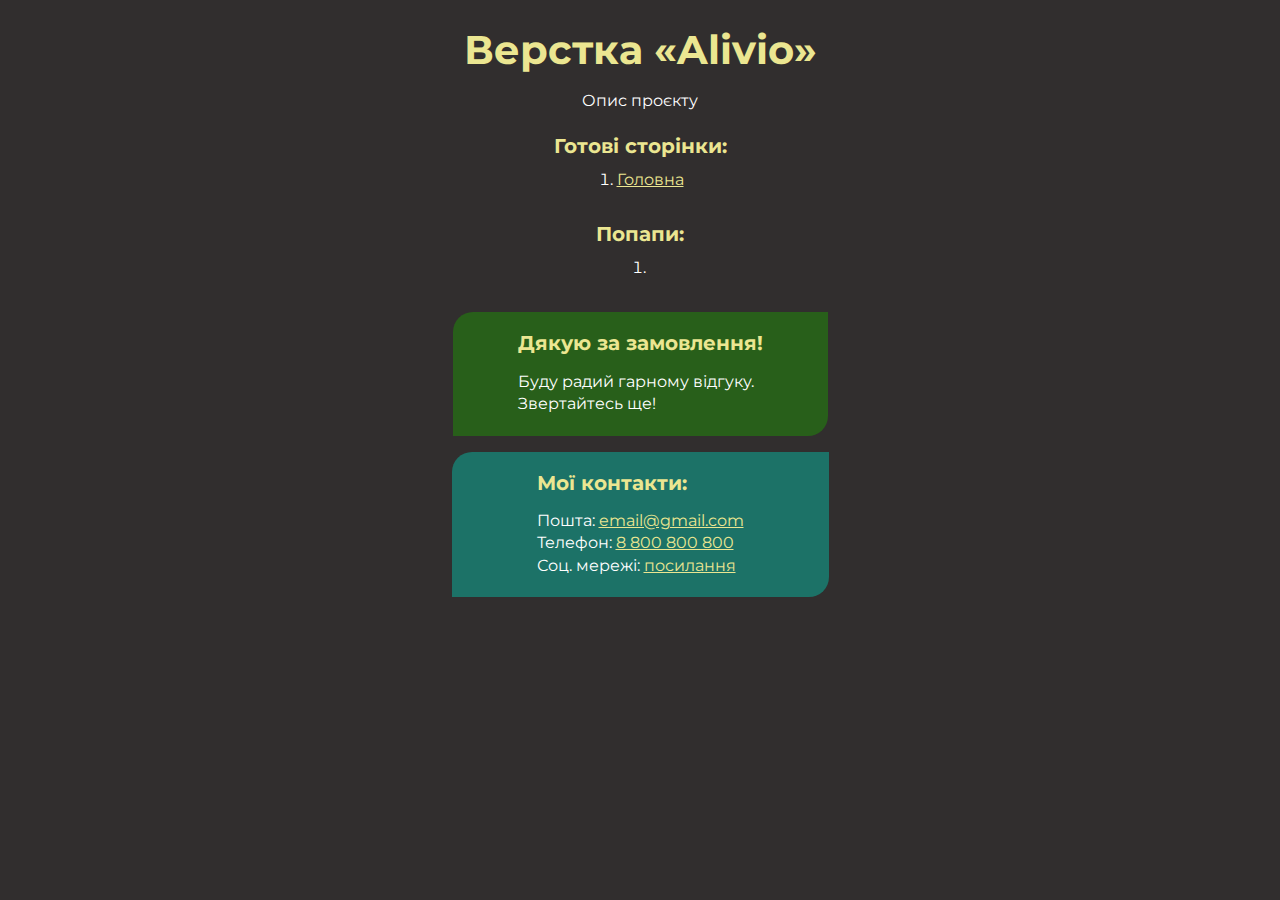
<file: index.html>
<!DOCTYPE html>
<html>

<head>
	<meta charset="UTF-8">
	<meta name="viewport" content="width=device-width, initial-scale=1.0">
	<title>Верстка «Alivio»</title>
</head>

<body>
	<div class="rootpage">
		<h1>Верстка «Alivio»</h1>
		<div class="rootpage__info">
			Опис проєкту
		</div>
		<h2>Готові сторінки:</h2>
		<ol class="rootpage__list">
			<li><a target="_blank" href="home.html">Головна</a></li>
		</ol>
		<h2>Попапи:</h2>
		<ol class="rootpage__list">
			<li><a target="_blank" href="home.html#"></a></li>
		</ol>
		<div class="rootpage__tnx">
			<h2>Дякую за замовлення!</h2>
			<p>Буду радий гарному відгуку.</p>
			<p>Звертайтесь ще!</p>
		</div>
		<div class="rootpage__contacts">
			<h2>Мої контакти:</h2>
			<p>Пошта: <a href="mailto:email@gmail.com">email@gmail.com</a></p>
			<p>Телефон: <a href="tel:8800800800">8 800 800 800</a></p>
			<p>Соц. мережі: <a href="">посилання</a></p>
		</div>
	</div>
</body>
<style>
	@charset "UTF-8";
	@import url("https://fonts.googleapis.com/css?family=Montserrat:regular,700&display=swap");

	*,
	*::before,
	*::after {
		padding: 0px;
		margin: 0px;
		border: 0px;
		box-sizing: border-box;
	}

	html,
	body {
		height: 100%;
		margin: 0;
		padding: 0;
		min-width: 320px;
		width: 100%;
		color: #fff;
		background-color: #312e2e;
	}

	body {
		font-family: Montserrat;
		font-size: 100%;
		line-height: 1;
		font-size: 1rem;
	}

	a {
		text-decoration: underline;
		color: #ebe691
	}

	a:visited {
		text-decoration: underline;
		color: #aaa768;
	}

	a:hover {
		text-decoration: none;
	}

	ul li {
		list-style: none;
	}

	img {
		vertical-align: top;
	}

	.wrapper {
		width: 100%;
		min-height: 100%;
		overflow: hidden;
	}

	.rootpage {
		padding: 30px;
		display: flex;
		flex-direction: column;
		align-items: center;
	}

	@media (max-width: 767px) {
		.rootpage {
			padding: 30px 15px;
		}
	}

	h1 {
		color: #ebe691;
		font-size: 2.5rem;
		margin: 0px 0px 1.25rem 0px;
	}

	@media (max-width: 767px) {
		h1 {
			font-size: 1.85rem;
			margin: 0px 0px 1.25rem 0px;
		}
	}

	h2 {
		color: #ebe691;
		font-size: 1.25rem;
		margin: 0px 0px 1rem 0px;
	}

	@media (max-width: 767px) {
		h2 {
			font-size: 1.125rem;
			margin: 0px 0px 1rem 0px;
		}
	}

	.rootpage__info {
		line-height: 140%;
		margin: 0px 0px 1.5rem 0px;
	}

	.rootpage__list {
		margin: 0px 0px 2.25rem 1.25rem;
	}

	.rootpage__list li:not(:last-child) {
		margin: 0px 0px 15px 0px;
	}

	.rootpage__contacts,
	.rootpage__tnx {
		border-radius: 20px 0px 20px 0px;
		padding: 20px 65px;
		line-height: 140%;
	}

	@media (max-width: 767px) {

		.rootpage__contacts,
		.rootpage__tnx {
			padding: 20px;
		}
	}

	.rootpage__contacts {
		background: #1c7267;
		padding: 20px 85px;

	}

	.rootpage__contacts a {
		color: #ebe691;
	}

	.rootpage__tnx {
		background: #285f1a;
		margin: 0px 0px 1rem 0px;
	}
</style>

</html>
</file>
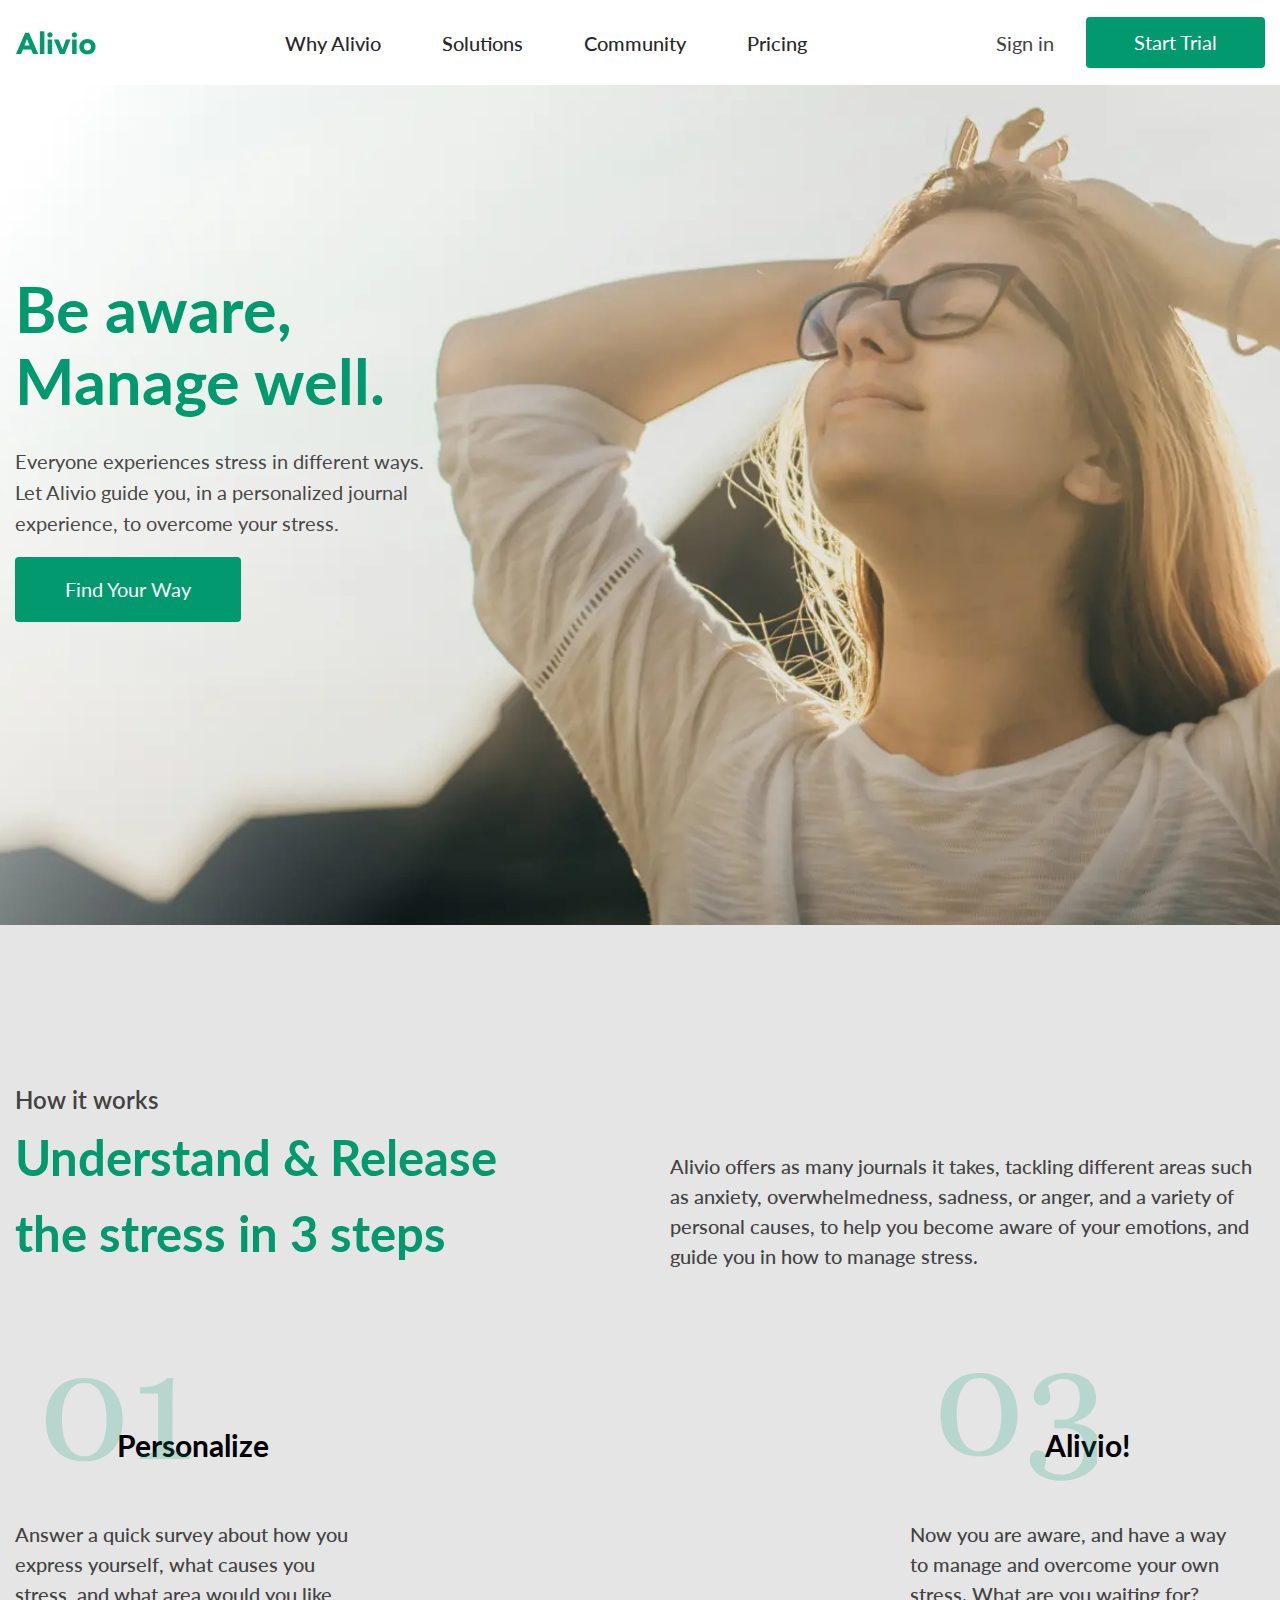
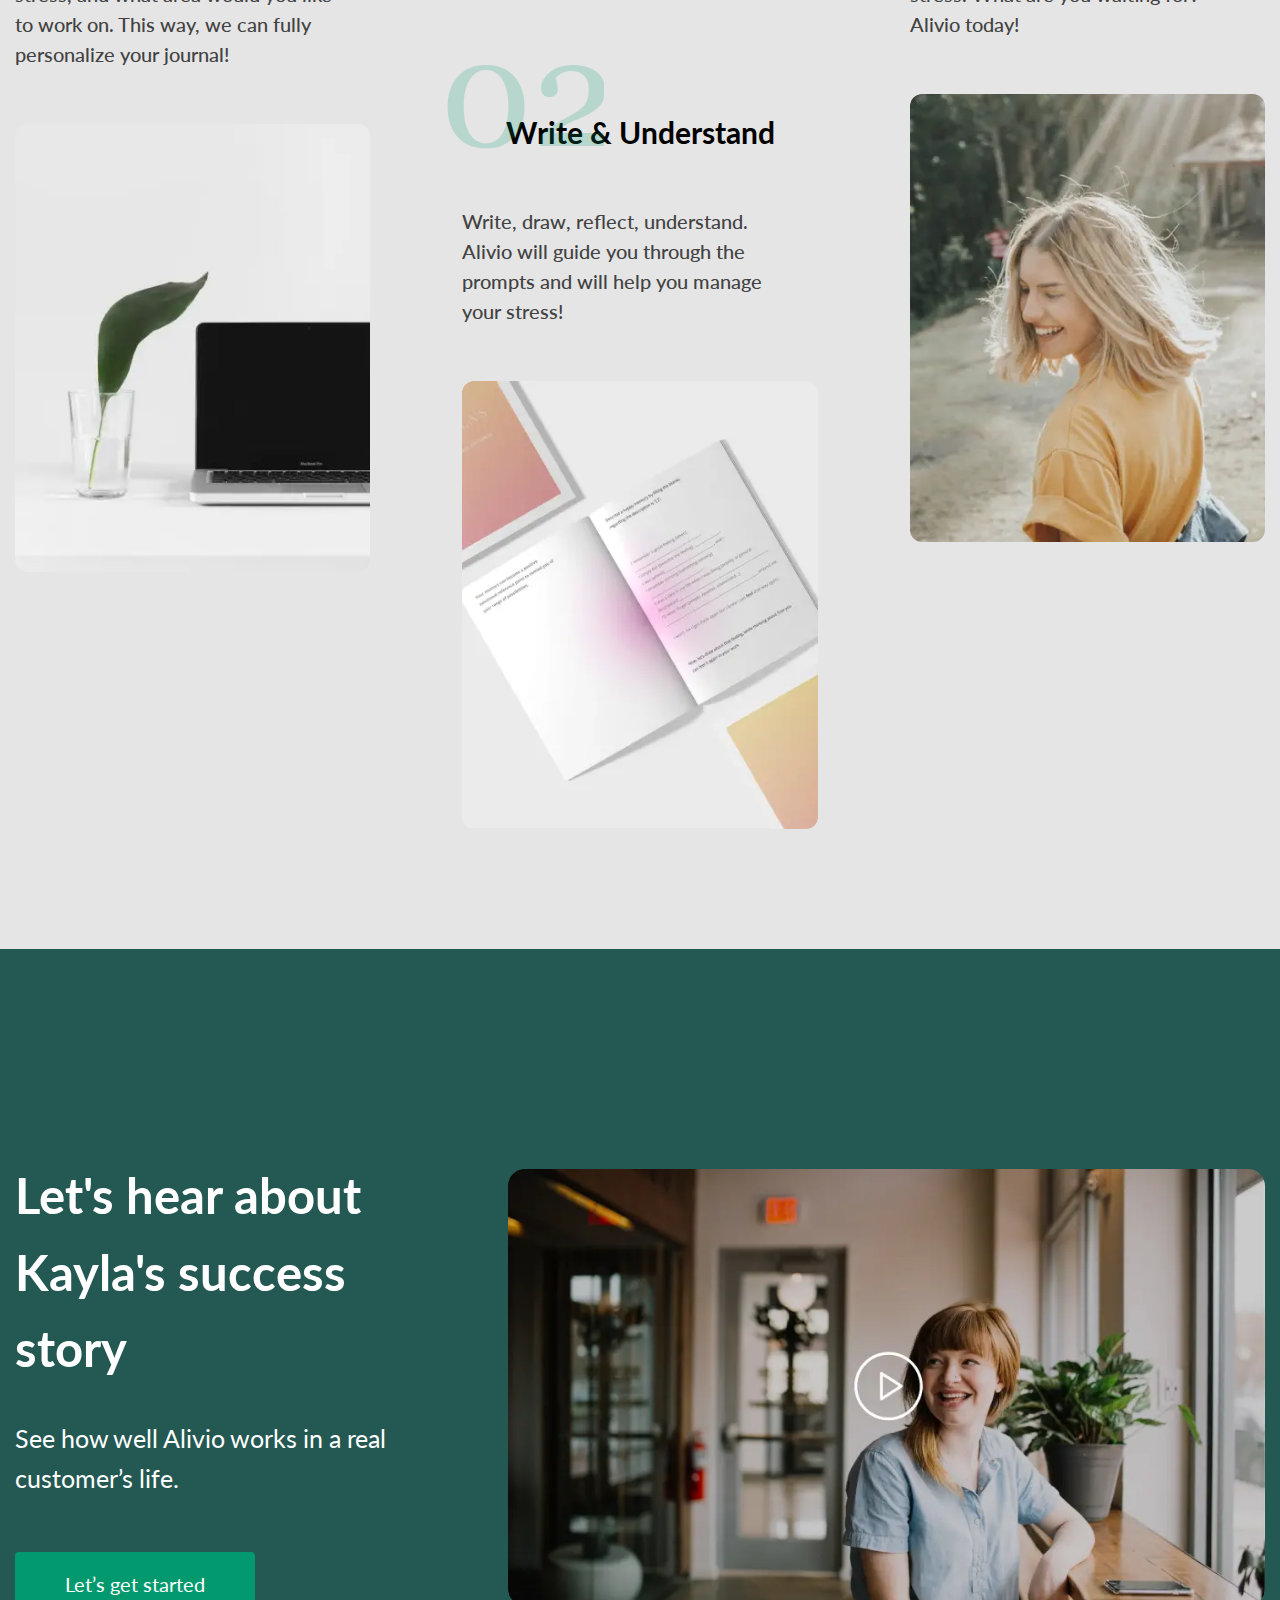
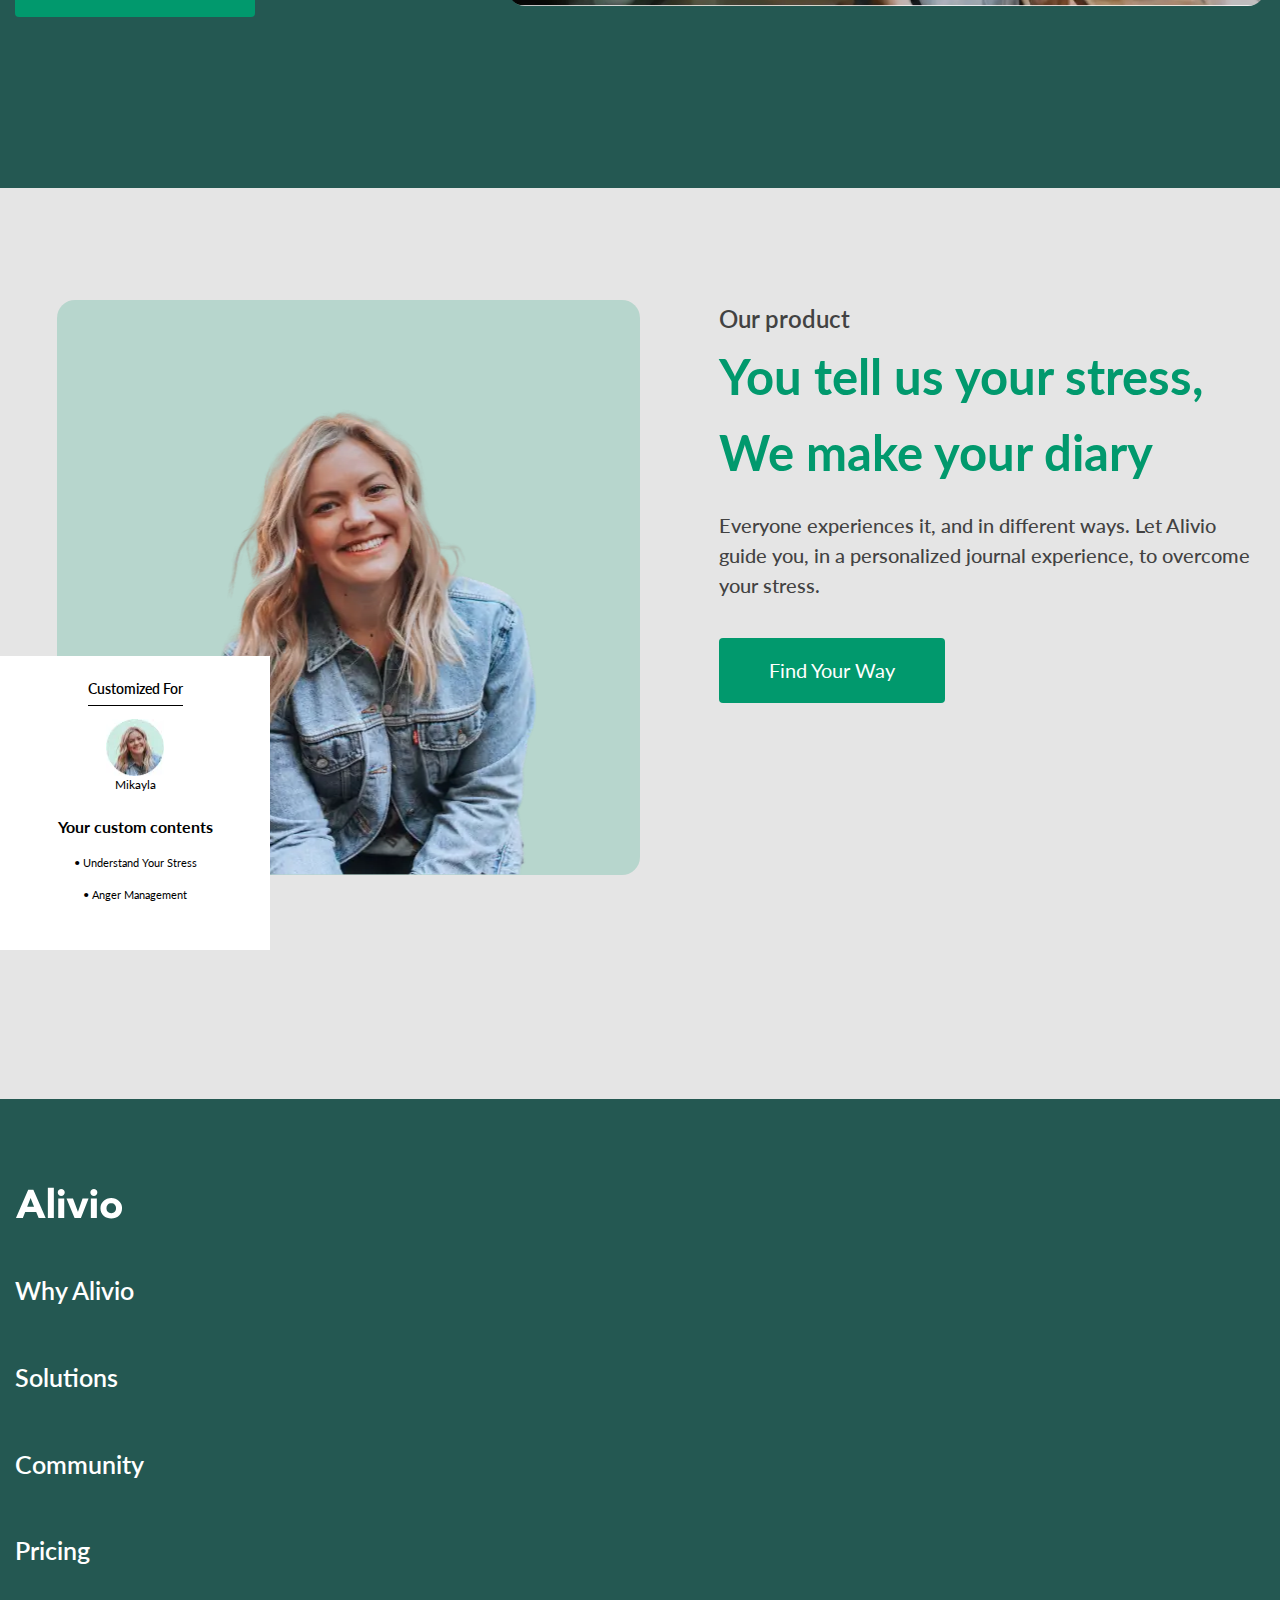
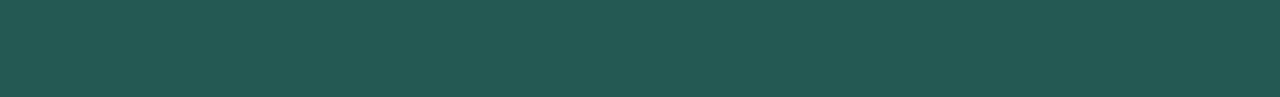
<file: home.html>
<!DOCTYPE html>
<html lang="en">

<head>
	<title>HomePage</title>
	<meta charset="UTF-8">
	<meta name="format-detection" content="telephone=no">
	<!-- <style>body{opacity: 0;}</style> -->
	<link rel="stylesheet" href="css/style.min.css?_v=20230214173539">
	<link rel="shortcut icon" href="favicon.ico">
	<!-- <meta name="robots" content="noindex, nofollow"> -->
	<meta name="viewport" content="width=device-width, initial-scale=1.0">
</head>

<body>
	<div class="wrapper">
		<header class="header">
			<div class="header__container">
				<a href="#" class="header__logo"><img src="img/logo/logo-header.svg" alt="Logotip"></a>
				<div class="header__menu menu">
					<nav class="menu__body">
						<ul class="menu__list">
							<li class="menu__item"><a href="#" class="menu__link">Why Alivio</a></li>
							<li class="menu__item"><a href="#" class="menu__link">Solutions</a></li>
							<li class="menu__item"><a href="#" class="menu__link">Community</a></li>
							<li class="menu__item"><a href="#" class="menu__link">Pricing</a></li>
						</ul>
					</nav>
				</div>
				<div class="header__actions actions-header">
					<button type="button" class="actions-header__button--bg-none">Sign in</button>
					<button type="button" class="actions-header__button button button--small">Start Trial</button>
					<button type="button" class="menu__icon icon-menu"><span></span></button>
				</div>
			</div>
		</header>
		<main class="page">
			<section class="page__main main">
				<div class="main__container">
					<div class="main__body body-main">
						<h1 class="body-main__title">Be aware, Manage well.</h1>
						<p class="body-main__text">Everyone experiences stress in different ways. Let Alivio guide you, in a personalized journal experience, to overcome your stress.</p>
						<button type="button" class="body-main__button button">Find Your Way</button>
					</div>
				</div>
			</section>
			<section class="page__how-it-works how-it-work">
				<div class="how-it-work__container">
					<div class="how-it-work__header header-how-it-work">
						<div class="header-how-it-work__heading">
							<p class="header-how-it-work__subtitle subtitle">How it works</p>
							<h2 class="header-how-it-work__title title">Understand & Release the stress in 3 steps</h2>
						</div>
						<p class="header-how-it-work__text text">Alivio offers as many journals it takes, tackling different areas such as anxiety, overwhelmedness, sadness,
							or anger, and a variety of personal causes, to help you become aware of your emotions, and guide you in how to manage stress.</p>
					</div>
					<div class="how-it-work__body body-how-it-work">
						<article class="body-how-it-work__item item-how">
							<h4 class="item-how__title item-how__title--01">Personalize</h4>
							<p class="item-how__text text">Answer a quick survey about how you express yourself, what causes you stress, and what area would you like to work on.
								This way, we can fully personalize your journal!</p>
							<div class="item-how__image">
								<picture><source srcset="img/how-it-work/01.webp" type="image/webp"><img src="img/how-it-work/01.png" alt="image"></picture>
							</div>
						</article>
						<article class="body-how-it-work__item item-how">
							<h4 class="item-how__title item-how__title--02">Write & Understand</h4>
							<p class="item-how__text text">Write, draw, reflect, understand. Alivio will guide you through the prompts and will help you manage your stress!</p>
							<div class="item-how__image">
								<picture><source srcset="img/how-it-work/02.webp" type="image/webp"><img src="img/how-it-work/02.png" alt="image"></picture>
							</div>
						</article>
						<article class="body-how-it-work__item item-how">
							<h4 class="item-how__title item-how__title--03">Alivio!</h4>
							<p class="item-how__text text">Now you are aware, and have a way to manage and overcome your own stress.
								What are you waiting for? Alivio today!</p>
							<div class="item-how__image">
								<picture><source srcset="img/how-it-work/03.webp" type="image/webp"><img src="img/how-it-work/03.png" alt="image"></picture>
							</div>
						</article>

					</div>
				</div>
			</section>
			<section class="page__story story">
				<div class="story__container">
					<div class="story__body">
						<div class="story__content">
							<h2 class="story__title title">Let's hear about Kayla's success story</h2>
							<p class="story__text">See how well Alivio works in a real customer’s life. </p>
							<button type="button" class="story__button button">Let’s get started</button>
						</div>
						<div class="story__media">
							<picture><source srcset="img/story/video.webp" type="image/webp"><img src="img/story/video.jpg" alt="Video"></picture>
						</div>
					</div>
				</div>
			</section>
			<section class="page__product product">
				<div class="product__container">
					<div class="product__image">
						<picture><source srcset="img/product/01.webp" type="image/webp"><img src="img/product/01.png" alt="image"></picture>
					</div>
					<div class="product__author author-product">
						<h4 class="author-product__subtitle">Customized For</h4>
						<picture><source srcset="img/product/ava.webp" type="image/webp"><img class="author-product__ava" src="img/product/ava.jpg" alt="Avatar"></picture>
						<p class="author-product__label">Mikayla</p>
						<h4 class="author-product__title">Your custom contents</h4>
						<ul class="author-product__list">
							<li class="author-product__item">• Understand Your Stress</li>
							<li class="author-product__item">• Anger Management</li>
						</ul>
					</div>
					<div class="product__content">
						<p class="product__subtitle subtitle">Our product</p>
						<h2 class="product__title title">You tell us your stress, We make your diary</h2>
						<p class="product__text text">Everyone experiences it, and in different ways. Let Alivio guide you, in a personalized journal experience,
							to overcome your stress.</p>
						<a href="#" class="product__button button">Find Your Way</a>
					</div>
				</div>
			</section>
		</main>
		<footer class="footer">
			<div class="footer__container">
				<a href="#" class="footer__logo"><img src="img/logo/logo-footer.svg" alt="Logotip"></a>
				<nav class="footer__menu menu-footer">
					<ul class="menu-footer__list">
						<li class="menu-footer__item"><a href="" class="menu-footer__link">Why Alivio</a></li>
						<li class="menu-footer__item"><a href="" class="menu-footer__link">Solutions</a></li>
						<li class="menu-footer__item"><a href="" class="menu-footer__link">Community</a></li>
						<li class="menu-footer__item"><a href="" class="menu-footer__link">Pricing</a></li>
					</ul>
				</nav>
			</div>
		</footer>
	</div>
	<script src="js/app.min.js?_v=20230214173539"></script>
</body>

</html>
</file>
<file: css/style.min.css>
@charset "UTF-8";@import url(https://fonts.googleapis.com/css?family=Lato:regular,700&display=swap);@import url(https://fonts.googleapis.com/css?family=Roboto+Serif:regular,700&display=swap);*{padding:0;margin:0;border:0}*,:after,:before{-webkit-box-sizing:border-box;box-sizing:border-box}body,html{height:100%;min-width:320px}body{color:#424242;line-height:1;font-family:Lato;font-size:1.25rem;-ms-text-size-adjust:100%;-moz-text-size-adjust:100%;-webkit-text-size-adjust:100%;-webkit-font-smoothing:antialiased;-moz-osx-font-smoothing:grayscale}button,input,textarea{font-family:Lato;font-size:inherit}button{cursor:pointer;color:inherit;background-color:inherit}a{color:inherit;text-decoration:none}ul li{list-style:none}img{vertical-align:top}h1,h2,h3,h4,h5,h6{font-weight:inherit;font-size:inherit}body{background-color:#e5e5e5}.lock body{overflow:hidden;-ms-touch-action:none;touch-action:none;-ms-scroll-chaining:none;overscroll-behavior:none}.wrapper{min-height:100%;display:-webkit-box;display:-ms-flexbox;display:flex;-webkit-box-orient:vertical;-webkit-box-direction:normal;-ms-flex-direction:column;flex-direction:column;overflow:hidden}@supports (overflow:clip){.wrapper{overflow:clip}}.wrapper>main{-webkit-box-flex:1;-ms-flex:1 1 auto;flex:1 1 auto}.wrapper>*{min-width:0}[class*=__container]{max-width:87.5rem;margin:0 auto;padding:0 .9375rem}.button{display:-webkit-inline-box;display:-ms-inline-flexbox;display:inline-flex;-webkit-box-pack:center;-ms-flex-pack:center;justify-content:center;-webkit-box-align:center;-ms-flex-align:center;align-items:center;-webkit-box-flex:0;-ms-flex:0 0 auto;flex:0 0 auto;padding:1.25rem 3.125rem;color:#fff;line-height:1.25;background-color:#01996d;border-radius:.25rem;-webkit-transition:background-color .3s ease 0s;-o-transition:background-color .3s ease 0s;transition:background-color .3s ease 0s}.button._fw{width:100%}.button--small{padding:.8125rem 3rem}[class*=-ibg]{position:relative}[class*=-ibg] img{position:absolute;width:100%;height:100%;top:0;left:0;-o-object-fit:cover;object-fit:cover}[class*=-ibg_contain] img{-o-object-fit:contain;object-fit:contain}.subtitle{font-weight:600;font-size:1.5rem;line-height:1.57}.title{font-weight:700;line-height:1.57;color:#01996d}.text{font-weight:500;line-height:1.5}.header{position:fixed;top:0;left:0;width:100%;background-color:#fff;z-index:50;padding:.625rem 0}.header__container{display:-webkit-box;display:-ms-flexbox;display:flex;-webkit-box-pack:justify;-ms-flex-pack:justify;justify-content:space-between;-webkit-box-align:center;-ms-flex-align:center;align-items:center;min-height:4.0625rem}.header__logo{position:relative;z-index:5}.menu{display:-webkit-box;display:-ms-flexbox;display:flex;-webkit-box-pack:center;-ms-flex-pack:center;justify-content:center;-webkit-box-flex:1;-ms-flex:1 1 auto;flex:1 1 auto;padding:0 .9375rem}.menu__list{display:-webkit-box;display:-ms-flexbox;display:flex;-ms-flex-wrap:wrap;flex-wrap:wrap;-webkit-box-align:center;-ms-flex-align:center;align-items:center;row-gap:.625rem}.menu__link{position:relative;font-weight:500;line-height:1.2;color:#292929;-webkit-transition:color .3s ease 0s;-o-transition:color .3s ease 0s;transition:color .3s ease 0s}.menu__link::before{content:"";position:absolute;left:0;bottom:-.1875rem;width:0;height:.125rem;background-color:#01996d;-webkit-transition:all .3s ease 0s;-o-transition:all .3s ease 0s;transition:all .3s ease 0s}.actions-header{display:-webkit-box;display:-ms-flexbox;display:flex;-webkit-box-pack:end;-ms-flex-pack:end;justify-content:flex-end;-webkit-box-align:center;-ms-flex-align:center;align-items:center;-webkit-box-flex:0;-ms-flex:0 0 auto;flex:0 0 auto}.actions-header__button{position:relative;z-index:5}.actions-header__button--bg-none{position:relative;-webkit-box-flex:0;-ms-flex:0 0 auto;flex:0 0 auto;-webkit-transition:color .3s ease 0s;-o-transition:color .3s ease 0s;transition:color .3s ease 0s}.actions-header__button--bg-none::before{content:"";position:absolute;left:0;bottom:-.1875rem;width:0;height:.125rem;background-color:#01996d;-webkit-transition:all .3s ease 0s;-o-transition:all .3s ease 0s;transition:all .3s ease 0s}.icon-menu{display:none}.footer{background-color:#245852}.footer__container{color:#fff}.footer__logo{display:inline-block}.menu-footer__list{display:-webkit-box;display:-ms-flexbox;display:flex;-webkit-box-orient:vertical;-webkit-box-direction:normal;-ms-flex-direction:column;flex-direction:column}.menu-footer__link{font-weight:600;font-size:1.5625rem;line-height:1.2;position:relative}.menu-footer__link::before{content:"";position:absolute;left:0;bottom:-.1875rem;width:0;height:.125rem;background-color:#fff;-webkit-transition:width .3s ease 0s;-o-transition:width .3s ease 0s;transition:width .3s ease 0s}.no-webp .main{background:url(../img/main/bg.jpg) center/cover no-repeat}.main{margin-top:5.3125rem}.body-main{width:26.875rem}.body-main__title{font-weight:700;line-height:1.13;color:#01996d}.body-main__title:not(:last-child){margin-bottom:1.875rem}.body-main__text{line-height:1.55;color:#484848}.body-main__text:not(:last-child){margin-bottom:1.125rem}.how-it-work{margin-bottom:3.125rem}.header-how-it-work{display:-webkit-box;display:-ms-flexbox;display:flex}.header-how-it-work__heading{-webkit-box-flex:0;-ms-flex:0 1 50%;flex:0 1 50%}.header-how-it-work__text{-webkit-box-flex:0;-ms-flex:0 1 50%;flex:0 1 50%;-ms-flex-item-align:end;align-self:flex-end;padding-left:1.875rem}.body-how-it-work{display:-ms-grid;display:grid;-ms-grid-columns:(1fr)[3];grid-template-columns:repeat(3,1fr)}.body-how-it-work__item:not(:last-child){margin-bottom:4.375rem}.body-how-it-work__item:nth-child(2n){margin-top:17.9375rem}.item-how{display:-webkit-box;display:-ms-flexbox;display:flex;-webkit-box-orient:vertical;-webkit-box-direction:normal;-ms-flex-direction:column;flex-direction:column}.item-how__title{position:relative;font-weight:700;font-size:1.875rem;line-height:1.5;color:#000;text-align:center}.item-how__title::before{content:"";position:absolute;width:9.8125rem;height:9.8125rem;color:rgba(1,153,109,.2)}.item-how__title--01::before{top:-2.8125rem;left:1.875rem;background:url(../img/how-it-work/number/01.svg) 0 0 no-repeat}.item-how__title--02::before{top:-2.8125rem;left:-.9375rem;background:url(../img/how-it-work/number/02.svg) 0 0 no-repeat}.item-how__title--03::before{top:-3.125rem;left:1.875rem;background:url(../img/how-it-work/number/03.svg) 0 0 no-repeat}.item-how__text{width:95%}.item-how__image{border-radius:.75rem;overflow:hidden}.item-how__image img{width:100%}.story{background-color:#245852}.story__container{max-width:94.1875rem}.story__body{display:-webkit-box;display:-ms-flexbox;display:flex;-webkit-box-align:center;-ms-flex-align:center;align-items:center;gap:1.875rem}.story__title{width:90%;color:#fff}.story__title:not(:last-child){margin-bottom:2.0625rem}.story__text{font-size:1.5625rem;line-height:1.57;color:#fff}.story__media{-webkit-box-flex:0;-ms-flex:0 0 60.6%;flex:0 0 60.6%;border-radius:1.0625rem;overflow:hidden}.story__media img{width:100%}.product__container{position:relative;display:-webkit-box;display:-ms-flexbox;display:flex}.product__image{position:relative;-webkit-box-flex:0;-ms-flex:0 0 46.58%;flex:0 0 46.58%;min-height:35.9375rem;background-color:rgba(1,153,109,.2);border-radius:1.125rem}.product__image img{position:absolute;left:50%;-webkit-transform:translate(-50%);-ms-transform:translate(-50%);transform:translate(-50%);bottom:0;-o-object-fit:contain;object-fit:contain}.product__title:not(:last-child){margin-bottom:1.25rem}.author-product{position:absolute;width:21.1%;height:51%;bottom:-13%;left:0;background-color:#fff;display:-webkit-box;display:-ms-flexbox;display:flex;-webkit-box-orient:vertical;-webkit-box-direction:normal;-ms-flex-direction:column;flex-direction:column;text-align:center;line-height:1.57;color:#000;padding:1.375rem}.author-product__subtitle{display:-webkit-inline-box;display:-ms-inline-flexbox;display:inline-flex;margin:0 auto;padding-bottom:.3125rem;font-weight:600;font-size:.875rem;border-bottom:.0625rem solid #000}.author-product__ava{margin:0 auto;width:3.59375rem;height:3.59375rem}.author-product__label{font-size:.75rem}.author-product__title{font-weight:700;font-size:1rem}.author-product__item{font-size:.6875rem}@media (min-width:87.5em){.title{font-size:3.125rem}.menu__list{-webkit-column-gap:4.5rem;-moz-column-gap:4.5rem;column-gap:4.5rem}.actions-header{gap:2.1875rem}.footer{padding-top:5.9375rem}.footer{padding-bottom:9rem}.footer__logo:not(:last-child){margin-bottom:3.75rem}.menu-footer__list{gap:3.75rem}.main{margin-bottom:10.5625rem}.main{padding-top:12.9375rem}.main{padding-bottom:21rem}.body-main__title{font-size:4.0625rem}.header-how-it-work:not(:last-child){margin-bottom:10rem}.header-how-it-work__heading{padding-right:6.875rem}.body-how-it-work{-webkit-column-gap:6.25rem;-moz-column-gap:6.25rem;column-gap:6.25rem}.item-how__title:not(:last-child){margin-bottom:3.4375rem}.item-how__text:not(:last-child){margin-bottom:3.75rem}.story{margin-bottom:7.5rem}.story__body{padding-top:14.3125rem}.story__body{padding-bottom:11.6875rem}.story__text:not(:last-child){margin-bottom:3.5625rem}.product{margin-bottom:15.125rem}.product__container{gap:5.375rem}.product__image{margin-left:3.75rem}.product__text:not(:last-child){margin-bottom:2.5rem}.author-product__subtitle:not(:last-child){margin-bottom:.8125rem}.author-product__ava:not(:last-child){margin-bottom:.6875rem}.author-product__label:not(:last-child){margin-bottom:1.25rem}.author-product__title:not(:last-child){margin-bottom:1rem}.author-product__item:not(:last-child){margin-bottom:1rem}}@media (max-width:75em){.story__body{-webkit-box-orient:vertical;-webkit-box-direction:normal;-ms-flex-direction:column;flex-direction:column}.story__media{-webkit-box-flex:0;-ms-flex:0 0 100%;flex:0 0 100%}}@media (max-width:62em){.header-how-it-work__heading{padding-right:.0000000625rem}.product__image{margin-left:.0000000625rem}}@media (max-width:48em){.menu__list{-webkit-column-gap:.9375rem;-moz-column-gap:.9375rem;column-gap:.9375rem}}@media (max-width:20em){.title{font-size:2.375rem}.actions-header{gap:.625rem}.footer{padding-top:1.875rem}.footer{padding-bottom:1.875rem}.footer__logo:not(:last-child){margin-bottom:1.875rem}.menu-footer__list{gap:1.875rem}.main{margin-bottom:3.125rem}.main{padding-top:2.5rem}.main{padding-bottom:2.5rem}.body-main__title{font-size:3rem}.header-how-it-work:not(:last-child){margin-bottom:5rem}.body-how-it-work{-webkit-column-gap:1.875rem;-moz-column-gap:1.875rem;column-gap:1.875rem}.item-how__title:not(:last-child){margin-bottom:1.25rem}.item-how__text:not(:last-child){margin-bottom:1.25rem}.story{margin-bottom:3.125rem}.story__body{padding-top:2.5rem}.story__body{padding-bottom:2.5rem}.story__text:not(:last-child){margin-bottom:1.875rem}.product{margin-bottom:5rem}.product__container{gap:1.875rem}.product__text:not(:last-child){margin-bottom:1.25rem}.author-product__subtitle:not(:last-child){margin-bottom:.375rem}.author-product__ava:not(:last-child){margin-bottom:.3125rem}.author-product__label:not(:last-child){margin-bottom:.5rem}.author-product__title:not(:last-child){margin-bottom:.4375rem}.author-product__item:not(:last-child){margin-bottom:.4375rem}}@media (max-width:61.99875em){.body-how-it-work{-ms-grid-columns:(1fr)[2];grid-template-columns:repeat(2,1fr)}.story__title{width:100%}.product__container{-webkit-box-orient:vertical;-webkit-box-direction:reverse;-ms-flex-direction:column-reverse;flex-direction:column-reverse}.product__image{-webkit-box-flex:0;-ms-flex:0 0 100%;flex:0 0 100%}.author-product{width:30%;height:30%}}@media (max-width:47.99875em){.menu__body{position:fixed;display:-webkit-box;display:-ms-flexbox;display:flex;-webkit-box-orient:vertical;-webkit-box-direction:normal;-ms-flex-direction:column;flex-direction:column;-webkit-box-align:center;-ms-flex-align:center;align-items:center;gap:1.875rem;width:100%;height:100%;left:0;top:-100%;overflow:auto;background-color:#01996d;padding:6.875rem .625rem 1.875rem .625rem;-webkit-transition:top .3s ease 0s;-o-transition:top .3s ease 0s;transition:top .3s ease 0s}.menu__body::before{content:"";position:fixed;top:-100%;left:0;width:100%;height:5.625rem;background-color:#245852;z-index:2;-webkit-transition:top .3s ease 0s;-o-transition:top .3s ease 0s;transition:top .3s ease 0s}.menu-open .menu__body{top:0}.menu-open .menu__body::before{top:0}.menu__list{-webkit-box-orient:vertical;-webkit-box-direction:normal;-ms-flex-direction:column;flex-direction:column;text-align:center;row-gap:1.875rem}.menu__link{font-size:1.875rem;color:#fff}.menu__link::before{background-color:#fff}.actions-header__button{padding:.5rem 1.25rem}.menu-open .actions-header__button--bg-none{color:#fff}.menu-open .actions-header__button--bg-none::before{background-color:#fff}.icon-menu{display:-webkit-inline-box;display:-ms-inline-flexbox;display:inline-flex;position:relative;-webkit-box-flex:0;-ms-flex:0 0 1.875rem;flex:0 0 1.875rem;width:1.875rem;height:1.125rem;z-index:5}.icon-menu span,.icon-menu::after,.icon-menu::before{content:"";-webkit-transition:all .3s ease 0s;-o-transition:all .3s ease 0s;transition:all .3s ease 0s;right:0;position:absolute;width:100%;height:.125rem;background-color:#424242}.icon-menu::before{top:0}.icon-menu::after{bottom:0}.icon-menu span{top:calc(50% - .0625rem)}.menu-open .icon-menu span{width:0}.menu-open .icon-menu::after,.menu-open .icon-menu::before{background-color:#fff}.menu-open .icon-menu::before{top:calc(50% - .0625rem);-webkit-transform:rotate(-45deg);-ms-transform:rotate(-45deg);transform:rotate(-45deg)}.menu-open .icon-menu::after{bottom:calc(50% - .0625rem);-webkit-transform:rotate(45deg);-ms-transform:rotate(45deg);transform:rotate(45deg)}.menu-footer__link{font-size:1.875rem}.header-how-it-work{-webkit-box-orient:vertical;-webkit-box-direction:normal;-ms-flex-direction:column;flex-direction:column}.header-how-it-work__heading{-webkit-box-flex:0;-ms-flex:0 1 100%;flex:0 1 100%}.header-how-it-work__text{-webkit-box-flex:0;-ms-flex:0 1 100%;flex:0 1 100%;padding-left:0}.body-how-it-work{-ms-grid-columns:1fr;grid-template-columns:1fr}.body-how-it-work__item:nth-child(2n){margin-top:0}.item-how__title--01::before{left:35%}.item-how__title--02::before{left:35%}.item-how__title--03::before{left:35%}.item-how__text{width:100%}.author-product{width:40%;bottom:-3%}}@media (any-hover:hover) and (max-width:47.99875em){.menu__link:hover{color:#fff}.menu-open .actions-header__button--bg-none:hover{color:#fff}}@media (max-width:47.99875em) and (any-hover:none){.icon-menu{cursor:default}}@media (max-width:39.375em){.body-main{width:21.875rem}}@media (max-width:29.99875em){.header__logo{width:1.5rem;overflow:hidden}.menu{padding:0}.body-main{width:100%;text-align:center;-webkit-box-align:center;-ms-flex-align:center;align-items:center}.body-main__button{width:100%}.story__button{width:100%}.product__button{width:100%}.author-product{width:93%;height:auto;padding:.625rem;left:50%;bottom:-5%;-webkit-transform:translate(-50%);-ms-transform:translate(-50%);transform:translate(-50%)}}@media (max-width:26.25em){.product__image img{width:100%}.product__image{min-height:28.125rem}}@media (min-width:20em) and (max-width:87.5em){@supports (font-size:clamp(2.375rem ,2.1527777778rem + 1.1111111111vw ,3.125rem)){.title{font-size:clamp(2.375rem ,2.1527777778rem + 1.1111111111vw ,3.125rem)}}@supports not (font-size:clamp(2.375rem ,2.1527777778rem + 1.1111111111vw ,3.125rem)){.title{font-size:calc(2.375rem + .75 * (100vw - 20rem)/ 67.5)}}@supports (gap:clamp(0.625rem ,0.162037037rem + 2.3148148148vw ,2.1875rem)){.actions-header{gap:clamp(.625rem ,.162037037rem + 2.3148148148vw ,2.1875rem)}}@supports not (gap:clamp(0.625rem ,0.162037037rem + 2.3148148148vw ,2.1875rem)){.actions-header{gap:calc(.625rem + 1.5625 * (100vw - 20rem)/ 67.5)}}@supports (padding-top:clamp(1.875rem ,0.6712962963rem + 6.0185185185vw ,5.9375rem)){.footer{padding-top:clamp(1.875rem ,.6712962963rem + 6.0185185185vw ,5.9375rem)}}@supports not (padding-top:clamp(1.875rem ,0.6712962963rem + 6.0185185185vw ,5.9375rem)){.footer{padding-top:calc(1.875rem + 4.0625 * (100vw - 20rem)/ 67.5)}}@supports (padding-bottom:clamp(1.875rem ,-0.2361111111rem + 10.5555555556vw ,9rem)){.footer{padding-bottom:clamp(1.875rem ,-.2361111111rem + 10.5555555556vw ,9rem)}}@supports not (padding-bottom:clamp(1.875rem ,-0.2361111111rem + 10.5555555556vw ,9rem)){.footer{padding-bottom:calc(1.875rem + 7.125 * (100vw - 20rem)/ 67.5)}}@supports (margin-bottom:clamp(1.875rem ,1.3194444444rem + 2.7777777778vw ,3.75rem)){.footer__logo:not(:last-child){margin-bottom:clamp(1.875rem ,1.3194444444rem + 2.7777777778vw ,3.75rem)}}@supports not (margin-bottom:clamp(1.875rem ,1.3194444444rem + 2.7777777778vw ,3.75rem)){.footer__logo:not(:last-child){margin-bottom:calc(1.875rem + 1.875 * (100vw - 20rem)/ 67.5)}}@supports (gap:clamp(1.875rem ,1.3194444444rem + 2.7777777778vw ,3.75rem)){.menu-footer__list{gap:clamp(1.875rem ,1.3194444444rem + 2.7777777778vw ,3.75rem)}}@supports not (gap:clamp(1.875rem ,1.3194444444rem + 2.7777777778vw ,3.75rem)){.menu-footer__list{gap:calc(1.875rem + 1.875 * (100vw - 20rem)/ 67.5)}}@supports (margin-bottom:clamp(3.125rem ,0.9212962963rem + 11.0185185185vw ,10.5625rem)){.main{margin-bottom:clamp(3.125rem ,.9212962963rem + 11.0185185185vw ,10.5625rem)}}@supports not (margin-bottom:clamp(3.125rem ,0.9212962963rem + 11.0185185185vw ,10.5625rem)){.main{margin-bottom:calc(3.125rem + 7.4375 * (100vw - 20rem)/ 67.5)}}@supports (padding-top:clamp(2.5rem ,-0.5925925926rem + 15.462962963vw ,12.9375rem)){.main{padding-top:clamp(2.5rem ,-.5925925926rem + 15.462962963vw ,12.9375rem)}}@supports not (padding-top:clamp(2.5rem ,-0.5925925926rem + 15.462962963vw ,12.9375rem)){.main{padding-top:calc(2.5rem + 10.4375 * (100vw - 20rem)/ 67.5)}}@supports (padding-bottom:clamp(2.5rem ,-2.9814814815rem + 27.4074074074vw ,21rem)){.main{padding-bottom:clamp(2.5rem ,-2.9814814815rem + 27.4074074074vw ,21rem)}}@supports not (padding-bottom:clamp(2.5rem ,-2.9814814815rem + 27.4074074074vw ,21rem)){.main{padding-bottom:calc(2.5rem + 18.5 * (100vw - 20rem)/ 67.5)}}@supports (font-size:clamp(3rem ,2.6851851852rem + 1.5740740741vw ,4.0625rem)){.body-main__title{font-size:clamp(3rem ,2.6851851852rem + 1.5740740741vw ,4.0625rem)}}@supports not (font-size:clamp(3rem ,2.6851851852rem + 1.5740740741vw ,4.0625rem)){.body-main__title{font-size:calc(3rem + 1.0625 * (100vw - 20rem)/ 67.5)}}@supports (margin-bottom:clamp(5rem ,3.5185185185rem + 7.4074074074vw ,10rem)){.header-how-it-work:not(:last-child){margin-bottom:clamp(5rem ,3.5185185185rem + 7.4074074074vw ,10rem)}}@supports not (margin-bottom:clamp(5rem ,3.5185185185rem + 7.4074074074vw ,10rem)){.header-how-it-work:not(:last-child){margin-bottom:calc(5rem + 5 * (100vw - 20rem)/ 67.5)}}@supports ((-moz-column-gap:clamp(1.875rem ,0.5787037037rem + 6.4814814815vw ,6.25rem)) or (column-gap:clamp(1.875rem ,0.5787037037rem + 6.4814814815vw ,6.25rem))){.body-how-it-work{-webkit-column-gap:clamp(1.875rem ,.5787037037rem + 6.4814814815vw ,6.25rem);-moz-column-gap:clamp(1.875rem ,.5787037037rem + 6.4814814815vw ,6.25rem);column-gap:clamp(1.875rem ,.5787037037rem + 6.4814814815vw ,6.25rem)}}@supports not ((-moz-column-gap:clamp(1.875rem ,0.5787037037rem + 6.4814814815vw ,6.25rem)) or (column-gap:clamp(1.875rem ,0.5787037037rem + 6.4814814815vw ,6.25rem))){.body-how-it-work{-webkit-column-gap:calc(1.875rem + 4.375 * (100vw - 20rem)/ 67.5);-moz-column-gap:calc(1.875rem + 4.375 * (100vw - 20rem)/ 67.5);column-gap:calc(1.875rem + 4.375 * (100vw - 20rem)/ 67.5)}}@supports (margin-bottom:clamp(1.25rem ,0.6018518519rem + 3.2407407407vw ,3.4375rem)){.item-how__title:not(:last-child){margin-bottom:clamp(1.25rem ,.6018518519rem + 3.2407407407vw ,3.4375rem)}}@supports not (margin-bottom:clamp(1.25rem ,0.6018518519rem + 3.2407407407vw ,3.4375rem)){.item-how__title:not(:last-child){margin-bottom:calc(1.25rem + 2.1875 * (100vw - 20rem)/ 67.5)}}@supports (margin-bottom:clamp(1.25rem ,0.5092592593rem + 3.7037037037vw ,3.75rem)){.item-how__text:not(:last-child){margin-bottom:clamp(1.25rem ,.5092592593rem + 3.7037037037vw ,3.75rem)}}@supports not (margin-bottom:clamp(1.25rem ,0.5092592593rem + 3.7037037037vw ,3.75rem)){.item-how__text:not(:last-child){margin-bottom:calc(1.25rem + 2.5 * (100vw - 20rem)/ 67.5)}}@supports (margin-bottom:clamp(3.125rem ,1.8287037037rem + 6.4814814815vw ,7.5rem)){.story{margin-bottom:clamp(3.125rem ,1.8287037037rem + 6.4814814815vw ,7.5rem)}}@supports not (margin-bottom:clamp(3.125rem ,1.8287037037rem + 6.4814814815vw ,7.5rem)){.story{margin-bottom:calc(3.125rem + 4.375 * (100vw - 20rem)/ 67.5)}}@supports (padding-top:clamp(2.5rem ,-1rem + 17.5vw ,14.3125rem)){.story__body{padding-top:clamp(2.5rem ,-1rem + 17.5vw ,14.3125rem)}}@supports not (padding-top:clamp(2.5rem ,-1rem + 17.5vw ,14.3125rem)){.story__body{padding-top:calc(2.5rem + 11.8125 * (100vw - 20rem)/ 67.5)}}@supports (padding-bottom:clamp(2.5rem ,-0.2222222222rem + 13.6111111111vw ,11.6875rem)){.story__body{padding-bottom:clamp(2.5rem ,-.2222222222rem + 13.6111111111vw ,11.6875rem)}}@supports not (padding-bottom:clamp(2.5rem ,-0.2222222222rem + 13.6111111111vw ,11.6875rem)){.story__body{padding-bottom:calc(2.5rem + 9.1875 * (100vw - 20rem)/ 67.5)}}@supports (margin-bottom:clamp(1.875rem ,1.375rem + 2.5vw ,3.5625rem)){.story__text:not(:last-child){margin-bottom:clamp(1.875rem ,1.375rem + 2.5vw ,3.5625rem)}}@supports not (margin-bottom:clamp(1.875rem ,1.375rem + 2.5vw ,3.5625rem)){.story__text:not(:last-child){margin-bottom:calc(1.875rem + 1.6875 * (100vw - 20rem)/ 67.5)}}@supports (margin-bottom:clamp(5rem ,2rem + 15vw ,15.125rem)){.product{margin-bottom:clamp(5rem ,2rem + 15vw ,15.125rem)}}@supports not (margin-bottom:clamp(5rem ,2rem + 15vw ,15.125rem)){.product{margin-bottom:calc(5rem + 10.125 * (100vw - 20rem)/ 67.5)}}@supports (gap:clamp(1.875rem ,0.837962963rem + 5.1851851852vw ,5.375rem)){.product__container{gap:clamp(1.875rem ,.837962963rem + 5.1851851852vw ,5.375rem)}}@supports not (gap:clamp(1.875rem ,0.837962963rem + 5.1851851852vw ,5.375rem)){.product__container{gap:calc(1.875rem + 3.5 * (100vw - 20rem)/ 67.5)}}@supports (margin-bottom:clamp(1.25rem ,0.8796296296rem + 1.8518518519vw ,2.5rem)){.product__text:not(:last-child){margin-bottom:clamp(1.25rem ,.8796296296rem + 1.8518518519vw ,2.5rem)}}@supports not (margin-bottom:clamp(1.25rem ,0.8796296296rem + 1.8518518519vw ,2.5rem)){.product__text:not(:last-child){margin-bottom:calc(1.25rem + 1.25 * (100vw - 20rem)/ 67.5)}}@supports (margin-bottom:clamp(0.375rem ,0.2453703704rem + 0.6481481481vw ,0.8125rem)){.author-product__subtitle:not(:last-child){margin-bottom:clamp(.375rem ,.2453703704rem + .6481481481vw ,.8125rem)}}@supports not (margin-bottom:clamp(0.375rem ,0.2453703704rem + 0.6481481481vw ,0.8125rem)){.author-product__subtitle:not(:last-child){margin-bottom:calc(.375rem + .4375 * (100vw - 20rem)/ 67.5)}}@supports (margin-bottom:clamp(0.3125rem ,0.2013888889rem + 0.5555555556vw ,0.6875rem)){.author-product__ava:not(:last-child){margin-bottom:clamp(.3125rem ,.2013888889rem + .5555555556vw ,.6875rem)}}@supports not (margin-bottom:clamp(0.3125rem ,0.2013888889rem + 0.5555555556vw ,0.6875rem)){.author-product__ava:not(:last-child){margin-bottom:calc(.3125rem + .375 * (100vw - 20rem)/ 67.5)}}@supports (margin-bottom:clamp(0.5rem ,0.2777777778rem + 1.1111111111vw ,1.25rem)){.author-product__label:not(:last-child){margin-bottom:clamp(.5rem ,.2777777778rem + 1.1111111111vw ,1.25rem)}}@supports not (margin-bottom:clamp(0.5rem ,0.2777777778rem + 1.1111111111vw ,1.25rem)){.author-product__label:not(:last-child){margin-bottom:calc(.5rem + .75 * (100vw - 20rem)/ 67.5)}}@supports (margin-bottom:clamp(0.4375rem ,0.2708333333rem + 0.8333333333vw ,1rem)){.author-product__title:not(:last-child){margin-bottom:clamp(.4375rem ,.2708333333rem + .8333333333vw ,1rem)}}@supports not (margin-bottom:clamp(0.4375rem ,0.2708333333rem + 0.8333333333vw ,1rem)){.author-product__title:not(:last-child){margin-bottom:calc(.4375rem + .5625 * (100vw - 20rem)/ 67.5)}}@supports (margin-bottom:clamp(0.4375rem ,0.2708333333rem + 0.8333333333vw ,1rem)){.author-product__item:not(:last-child){margin-bottom:clamp(.4375rem ,.2708333333rem + .8333333333vw ,1rem)}}@supports not (margin-bottom:clamp(0.4375rem ,0.2708333333rem + 0.8333333333vw ,1rem)){.author-product__item:not(:last-child){margin-bottom:calc(.4375rem + .5625 * (100vw - 20rem)/ 67.5)}}}@media (min-width:48em) and (max-width:87.5em){@supports ((-moz-column-gap:clamp(0.9375rem ,-3.3916139241rem + 9.0189873418vw ,4.5rem)) or (column-gap:clamp(0.9375rem ,-3.3916139241rem + 9.0189873418vw ,4.5rem))){.menu__list{-webkit-column-gap:clamp(.9375rem ,-3.3916139241rem + 9.0189873418vw ,4.5rem);-moz-column-gap:clamp(.9375rem ,-3.3916139241rem + 9.0189873418vw ,4.5rem);column-gap:clamp(.9375rem ,-3.3916139241rem + 9.0189873418vw ,4.5rem)}}@supports not ((-moz-column-gap:clamp(0.9375rem ,-3.3916139241rem + 9.0189873418vw ,4.5rem)) or (column-gap:clamp(0.9375rem ,-3.3916139241rem + 9.0189873418vw ,4.5rem))){.menu__list{-webkit-column-gap:calc(.9375rem + 3.5625 * (100vw - 48rem)/ 39.5);-moz-column-gap:calc(.9375rem + 3.5625 * (100vw - 48rem)/ 39.5);column-gap:calc(.9375rem + 3.5625 * (100vw - 48rem)/ 39.5)}}}@media (min-width:62em) and (max-width:87.5em){@supports (padding-right:clamp(0.0000000625rem ,-16.71568606rem + 26.9607840686vw ,6.875rem)){.header-how-it-work__heading{padding-right:clamp(.0000000625rem ,-16.71568606rem + 26.9607840686vw ,6.875rem)}}@supports not (padding-right:clamp(0.0000000625rem ,-16.71568606rem + 26.9607840686vw ,6.875rem)){.header-how-it-work__heading{padding-right:calc(.0000000625rem + 6.8749999375 * (100vw - 62rem)/ 25.5)}}@supports (margin-left:clamp(0.0000000625rem ,-9.1176468444rem + 14.7058821078vw ,3.75rem)){.product__image{margin-left:clamp(.0000000625rem ,-9.1176468444rem + 14.7058821078vw ,3.75rem)}}@supports not (margin-left:clamp(0.0000000625rem ,-9.1176468444rem + 14.7058821078vw ,3.75rem)){.product__image{margin-left:calc(.0000000625rem + 3.7499999375 * (100vw - 62rem)/ 25.5)}}}@media (any-hover:hover){.button:hover{background-color:#07694d}.menu__link:hover{color:#01996d}.menu__link:hover::before{width:100%}.actions-header__button--bg-none:hover{color:#01996d}.actions-header__button--bg-none:hover::before{width:100%}.menu-footer__link:hover::before{width:100%}}.webp .main{background:url(../img/main/bg.webp) center/cover no-repeat}
</file>
